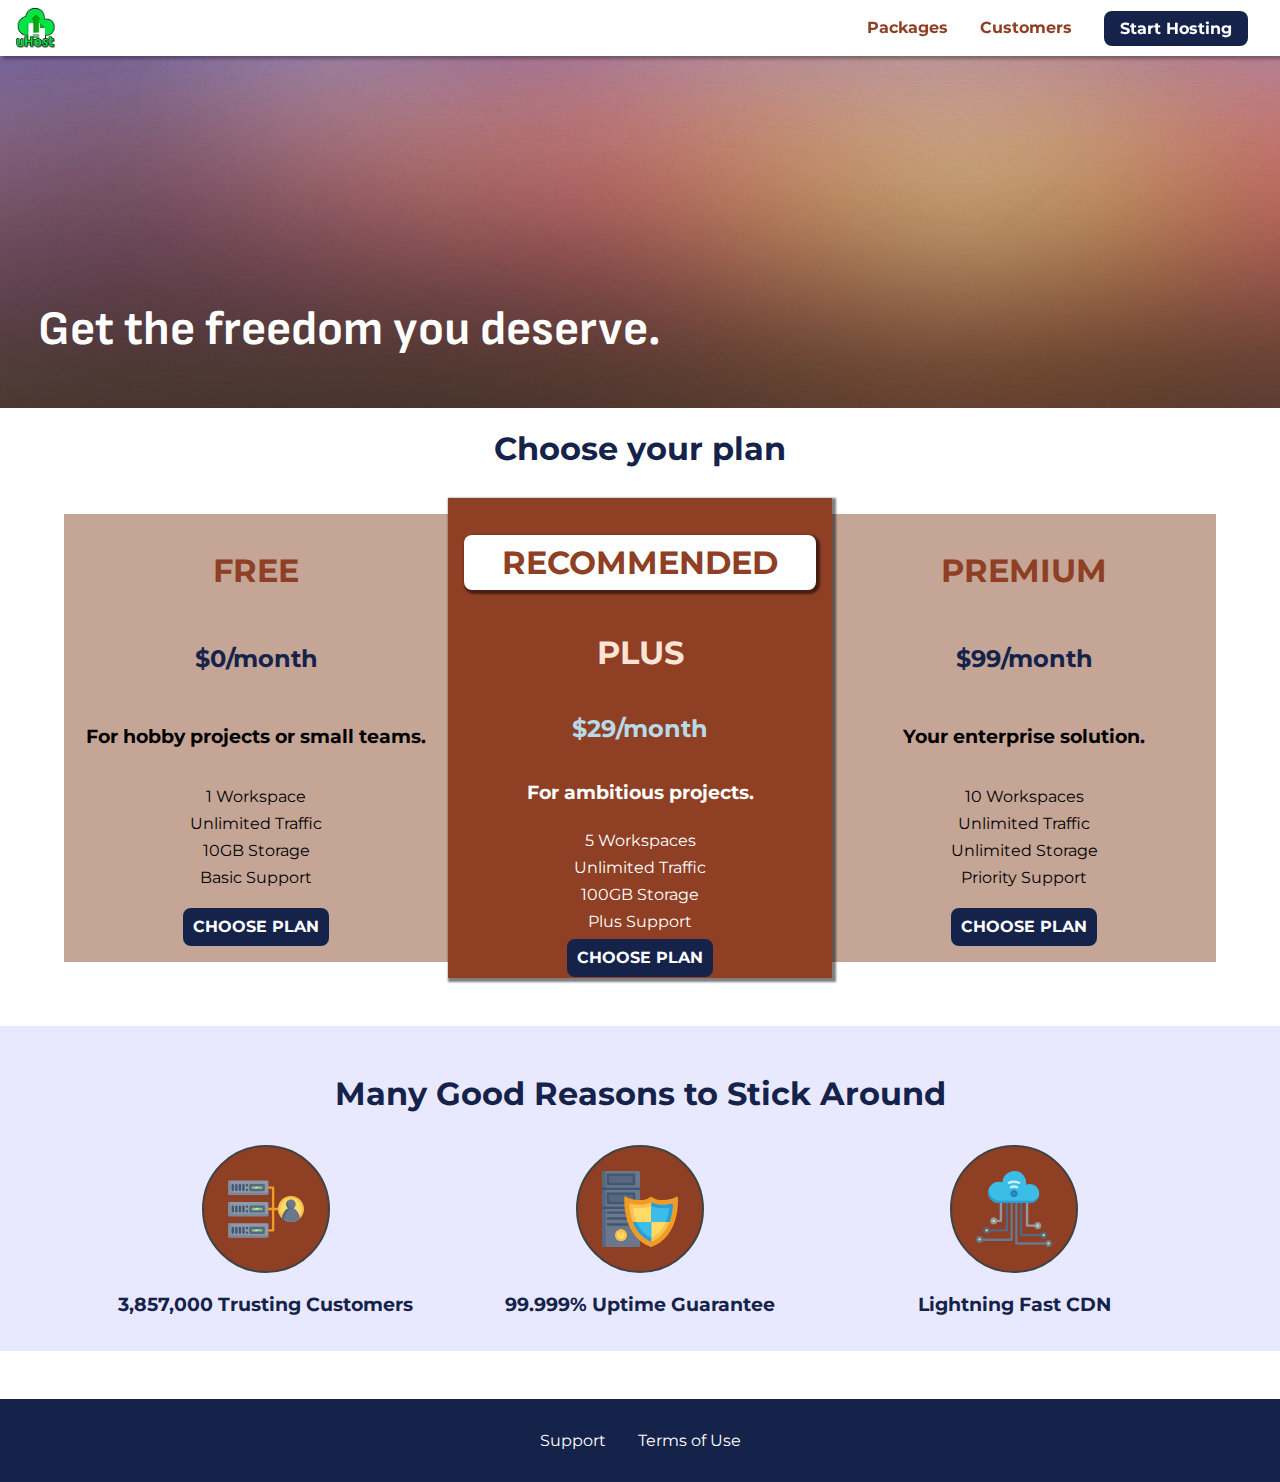
<file: index.html>
<!DOCTYPE html>
<html lang="en">

<head>
    <meta charset="UTF-8">
    <meta http-equiv="X-UA-Compatible" content="ie=edge">
    <meta name="viewport" content="width=device-width, initial-scale=1.0">
    <title>uHost</title>
    <link rel="shortcut icon" href="favicon.png">
    <link rel="stylesheet" href="shared.css">
    <link rel="stylesheet" href="main.css">
</head>
<body>
    <div class="backdrop"></div>
    <div class="modal">
        <h1 class="modal__title">Would you like to continue?</h1>
        <div class="modal__actions">
            <a href="start-hosting/index.html" class="modal__action">Yes!</a>
            <button class="modal__action modal__action--negative" type="button">No</button>
        </div>
    </div>
    <header class="main-header">
        <div>
            <button class="toggle-button">
                <span class="toggle-button__bar"></span>
                <span class="toggle-button__bar"></span>
                <span class="toggle-button__bar"></span>
            </button>
            <a href="index.html" class="main-header__brand">
                <img src="/images/uhost-icon.png" alt="uHost your favorite hosting company"></img>
            </a>
        </div>
        <nav class="main-nav">
            <Ul class="main-nav__items">
                <li class="main-nav__item">
                    <a href="packages/index.html">Packages</a>
                </li>
                <li class="main-nav__item">
                    <a href="customers/index.html">Customers</a>
                </li>
                <li class="main-nav__item main-nav__item--cta">
                    <a href="start-hosting/index.html">Start Hosting</a>
                </li>
            </Ul>
        </nav>
    </header>
    <nav class="mobile-nav">
        <ul class="mobile-nav__items">
            <li class="mobile-nav__item">
                <a href="packages/index.html">Packages</a>
            </li>
            <li class="mobile-nav__item">
                <a href="customers/index.html">Customers</a>
            </li>
            <li class="mobile-nav__item mobile-nav__item--cta">
                <a href="start-hosting/index.html">Start Hosting</a>
            </li>
        </ul>
    </nav>
    <main>
        <section id="product-overview">
            <h1>Get the freedom you deserve.</h1>
        </section>
        <section id="plans">
            <h1 class="section-title">Choose your plan</h1>
            <div class="plan__list">
                <article class="plan">
                    <h1 class="plan__title">FREE</h1>
                    <h2 class="plan__price">$0/month</h2>
                    <h3>For hobby projects or small teams.</h3>
                    <ul class="plan__features">
                        <li class="plan__feature">1 Workspace</li>
                        <li class="plan__feature">Unlimited Traffic</li>
                        <li class="plan__feature">10GB Storage</li>
                        <li class="plan__feature">Basic Support</li>
                    </ul>
                    <div>
                        <button class="button">CHOOSE PLAN</button>
                    </div>
                </article>
                <article class="plan plan--higlighted">
                    <h1 class="plan__annotation">RECOMMENDED</h1>
                    <h1 class="plan__title">PLUS</h1>
                    <h2 class="plan__price">$29/month</h2>
                    <h3>For ambitious projects.</h3>
                    <ul class="plan__features">
                        <li class="plan__feature">5 Workspaces</li>
                        <li class="plan__feature">Unlimited Traffic</li>
                        <li class="plan__feature">100GB Storage</li>
                        <li class="plan__feature">Plus Support</li>
                    </ul>
                    <div>
                        <button class="button">CHOOSE PLAN</button>
                    </div>
                </article>
                <article class="plan">
                    <h1 class="plan__title">PREMIUM</h1>
                    <h2 class="plan__price">$99/month</h2>
                    <h3>Your enterprise solution.</h3>
                    <ul class="plan__features">
                        <li class="plan__feature">10 Workspaces</li>
                        <li class="plan__feature">Unlimited Traffic</li>
                        <li class="plan__feature">Unlimited Storage</li>
                        <li class="plan__feature">Priority Support</li>
                    </ul>
                    <div>
                        <button class="button">CHOOSE PLAN</button>
                    </div>
                </article>
            </div>
        </section>
        <section id="key-features">
            <h1 class="section-title">Many Good Reasons to Stick Around</h1>
            <ul class="key-feature__list">
                <li class="key-feature">
                    <div class="key-feature__image">
                        <svg viewBox="0 0 512 512">
                            <path style="fill:#F09B24;" d="M344,248h-32V112c0-4.418-3.582-8-8-8h-40c-4.418,0-8,3.582-8,8s3.582,8,8,8h32v128h-32  c-4.418,0-8,3.582-8,8s3.582,8,8,8h32v128h-32c-4.418,0-8,3.582-8,8s3.582,8,8,8h40c4.418,0,8-3.582,8-8V264h32c4.418,0,8-3.582,8-8  S348.418,248,344,248z"
                            />
                            <path style="fill:#8E9AA9;" d="M264,64H8c-4.418,0-8,3.582-8,8v80c0,4.418,3.582,8,8,8h256c4.418,0,8-3.582,8-8V72  C272,67.582,268.418,64,264,64z"
                            />
                            <path style="fill:#7C899B;" d="M24,144c-4.418,0-8-3.582-8-8V64H8c-4.418,0-8,3.582-8,8v80c0,4.418,3.582,8,8,8h256  c4.418,0,8-3.582,8-8v-8H24z"
                            />
                            <rect x="152" y="96" style="fill:#B8E3A8;" width="88" height="32" />
                            <g>
                                <polygon style="fill:#7EC97D;" points="152,96 152,128 166,128 198,96  " />
                                <polygon style="fill:#7EC97D;" points="220,96 188,128 240,128 240,96  " />
                            </g>
                            <path style="fill:#56677E;" d="M240,136h-88c-4.418,0-8-3.582-8-8V96c0-4.418,3.582-8,8-8h88c4.418,0,8,3.582,8,8v32  C248,132.418,244.418,136,240,136z M160,120h72v-16h-72V120z"
                            />
                            <g>
                                <path style="fill:#435670;" d="M32,136c-4.418,0-8-3.582-8-8V96c0-4.418,3.582-8,8-8s8,3.582,8,8v32C40,132.418,36.418,136,32,136z   "
                                />
                                <path style="fill:#435670;" d="M56,136c-4.418,0-8-3.582-8-8V96c0-4.418,3.582-8,8-8s8,3.582,8,8v32C64,132.418,60.418,136,56,136z   "
                                />
                                <path style="fill:#435670;" d="M80,136c-4.418,0-8-3.582-8-8V96c0-4.418,3.582-8,8-8s8,3.582,8,8v32C88,132.418,84.418,136,80,136z   "
                                />
                                <path style="fill:#435670;" d="M104,136c-4.418,0-8-3.582-8-8V96c0-4.418,3.582-8,8-8s8,3.582,8,8v32   C112,132.418,108.418,136,104,136z"
                                />
                                <path style="fill:#435670;" d="M128,105c-4.418,0-8-3.582-8-8v-1c0-4.418,3.582-8,8-8s8,3.582,8,8v1   C136,101.418,132.418,105,128,105z"
                                />
                                <path style="fill:#435670;" d="M128,136c-4.418,0-8-3.582-8-8v-1c0-4.418,3.582-8,8-8s8,3.582,8,8v1   C136,132.418,132.418,136,128,136z"
                                />
                            </g>
                            <path style="fill:#8E9AA9;" d="M264,208H8c-4.418,0-8,3.582-8,8v80c0,4.418,3.582,8,8,8h256c4.418,0,8-3.582,8-8v-80  C272,211.582,268.418,208,264,208z"
                            />
                            <path style="fill:#7C899B;" d="M24,288c-4.418,0-8-3.582-8-8v-72H8c-4.418,0-8,3.582-8,8v80c0,4.418,3.582,8,8,8h256  c4.418,0,8-3.582,8-8v-8H24z"
                            />
                            <rect x="152" y="240" style="fill:#B8E3A8;" width="88" height="32" />
                            <g>
                                <polygon style="fill:#7EC97D;" points="152,240 152,272 166,272 198,240  " />
                                <polygon style="fill:#7EC97D;" points="220,240 188,272 240,272 240,240  " />
                            </g>
                            <path style="fill:#56677E;" d="M240,280h-88c-4.418,0-8-3.582-8-8v-32c0-4.418,3.582-8,8-8h88c4.418,0,8,3.582,8,8v32  C248,276.418,244.418,280,240,280z M160,264h72v-16h-72V264z"
                            />
                            <g>
                                <path style="fill:#435670;" d="M32,280c-4.418,0-8-3.582-8-8v-32c0-4.418,3.582-8,8-8s8,3.582,8,8v32C40,276.418,36.418,280,32,280   z"
                                />
                                <path style="fill:#435670;" d="M56,280c-4.418,0-8-3.582-8-8v-32c0-4.418,3.582-8,8-8s8,3.582,8,8v32C64,276.418,60.418,280,56,280   z"
                                />
                                <path style="fill:#435670;" d="M80,280c-4.418,0-8-3.582-8-8v-32c0-4.418,3.582-8,8-8s8,3.582,8,8v32C88,276.418,84.418,280,80,280   z"
                                />
                                <path style="fill:#435670;" d="M104,280c-4.418,0-8-3.582-8-8v-32c0-4.418,3.582-8,8-8s8,3.582,8,8v32   C112,276.418,108.418,280,104,280z"
                                />
                                <path style="fill:#435670;" d="M128,249c-4.418,0-8-3.582-8-8v-1c0-4.418,3.582-8,8-8s8,3.582,8,8v1   C136,245.418,132.418,249,128,249z"
                                />
                                <path style="fill:#435670;" d="M128,280c-4.418,0-8-3.582-8-8v-1c0-4.418,3.582-8,8-8s8,3.582,8,8v1   C136,276.418,132.418,280,128,280z"
                                />
                            </g>
                            <path style="fill:#8E9AA9;" d="M264,352H8c-4.418,0-8,3.582-8,8v80c0,4.418,3.582,8,8,8h256c4.418,0,8-3.582,8-8v-80  C272,355.582,268.418,352,264,352z"
                            />
                            <path style="fill:#7C899B;" d="M24,432c-4.418,0-8-3.582-8-8v-72H8c-4.418,0-8,3.582-8,8v80c0,4.418,3.582,8,8,8h256  c4.418,0,8-3.582,8-8v-8H24z"
                            />
                            <rect x="152" y="384" style="fill:#B8E3A8;" width="88" height="32" />
                            <g>
                                <polygon style="fill:#7EC97D;" points="152,384 152,416 166,416 198,384  " />
                                <polygon style="fill:#7EC97D;" points="220,384 188,416 240,416 240,384  " />
                            </g>
                            <path style="fill:#56677E;" d="M240,424h-88c-4.418,0-8-3.582-8-8v-32c0-4.418,3.582-8,8-8h88c4.418,0,8,3.582,8,8v32  C248,420.418,244.418,424,240,424z M160,408h72v-16h-72V408z"
                            />
                            <g>
                                <path style="fill:#435670;" d="M32,424c-4.418,0-8-3.582-8-8v-32c0-4.418,3.582-8,8-8s8,3.582,8,8v32C40,420.418,36.418,424,32,424   z"
                                />
                                <path style="fill:#435670;" d="M56,424c-4.418,0-8-3.582-8-8v-32c0-4.418,3.582-8,8-8s8,3.582,8,8v32C64,420.418,60.418,424,56,424   z"
                                />
                                <path style="fill:#435670;" d="M80,424c-4.418,0-8-3.582-8-8v-32c0-4.418,3.582-8,8-8s8,3.582,8,8v32C88,420.418,84.418,424,80,424   z"
                                />
                                <path style="fill:#435670;" d="M104,424c-4.418,0-8-3.582-8-8v-32c0-4.418,3.582-8,8-8s8,3.582,8,8v32   C112,420.418,108.418,424,104,424z"
                                />
                                <path style="fill:#435670;" d="M128,393c-4.418,0-8-3.582-8-8v-1c0-4.418,3.582-8,8-8s8,3.582,8,8v1   C136,389.418,132.418,393,128,393z"
                                />
                                <path style="fill:#435670;" d="M128,424c-4.418,0-8-3.582-8-8v-1c0-4.418,3.582-8,8-8s8,3.582,8,8v1   C136,420.418,132.418,424,128,424z"
                                />
                            </g>
                            <path style="fill:#F7C14D;" d="M424,168c-48.523,0-88,39.477-88,88s39.477,88,88,88s88-39.477,88-88S472.523,168,424,168z" />
                            <path style="fill:#FFDB66;" d="M424,184c-39.701,0-72,32.299-72,72s32.299,72,72,72s72-32.299,72-72S463.701,184,424,184z" />
                            <path style="fill:#69788D;" d="M484.893,314.16C476.393,274.588,451.922,248,424,248s-52.393,26.588-60.893,66.16  c-0.605,2.82,0.354,5.749,2.511,7.664C381.731,336.124,402.465,344,424,344s42.269-7.876,58.381-22.176  C484.539,319.909,485.498,316.98,484.893,314.16z"
                            />
                            <path style="fill:#56677E;" d="M434.053,249.171C430.768,248.403,427.411,248,424,248c-27.922,0-52.393,26.588-60.893,66.16  c-0.605,2.82,0.354,5.749,2.511,7.664c3.383,3.002,6.979,5.703,10.734,8.125C384.904,286.243,407.373,255.378,434.053,249.171z"
                            />
                            <path style="fill:#69788D;" d="M424,192c-17.645,0-32,14.355-32,32s14.355,32,32,32s32-14.355,32-32S441.645,192,424,192z" />
                            <path style="fill:#56677E;" d="M432,248c-17.645,0-32-14.355-32-32c0-6.783,2.128-13.076,5.742-18.258  C397.444,203.53,392,213.138,392,224c0,17.645,14.355,32,32,32c10.862,0,20.471-5.444,26.258-13.742  C445.076,245.872,438.783,248,432,248z"
                            />

                        </svg>
                    </div>
                    <p class="key-feature__description">3,857,000 Trusting Customers</p>
                </li>
                <li class="key-feature">
                    <div class="key-feature__image">
                        <svg viewBox="0 0 512 512">
                            <path style="fill:#69788D;" d="M248,0H8C3.582,0,0,3.582,0,8v496c0,4.418,3.582,8,8,8h240c4.418,0,8-3.582,8-8V8  C256,3.582,252.418,0,248,0z"
                            />
                            <path style="fill:#56677E;" d="M24,504V8c0-4.418,3.582-8,8-8H8C3.582,0,0,3.582,0,8v496c0,4.418,3.582,8,8,8h24  C27.582,512,24,508.418,24,504z"
                            />
                            <g>
                                <rect x="0" y="112" style="fill:#435670;" width="256" height="16" />
                                <rect x="0" y="240" style="fill:#435670;" width="256" height="16" />
                            </g>
                            <path style="fill:#F7C14D;" d="M128,392c-22.056,0-40,17.944-40,40s17.944,40,40,40s40-17.944,40-40S150.056,392,128,392z" />
                            <path style="fill:#FFDB66;" d="M128,408c-13.233,0-24,10.767-24,24s10.767,24,24,24s24-10.767,24-24S141.233,408,128,408z" />
                            <path style="fill:#F7C14D;" d="M128,392c-2.739,0-5.414,0.278-8,0.805V424c0,4.418,3.582,8,8,8c4.418,0,8-3.582,8-8v-31.195  C133.414,392.278,130.739,392,128,392z"
                            />
                            <g>
                                <path style="fill:#435670;" d="M216,288H40c-4.418,0-8-3.582-8-8s3.582-8,8-8h176c4.418,0,8,3.582,8,8S220.418,288,216,288z"
                                />
                                <path style="fill:#435670;" d="M216,328H40c-4.418,0-8-3.582-8-8s3.582-8,8-8h176c4.418,0,8,3.582,8,8S220.418,328,216,328z"
                                />
                                <path style="fill:#435670;" d="M216,368H40c-4.418,0-8-3.582-8-8s3.582-8,8-8h176c4.418,0,8,3.582,8,8S220.418,368,216,368z"
                                />
                                <path style="fill:#435670;" d="M216,16H40c-4.418,0-8,3.582-8,8v64c0,4.418,3.582,8,8,8h176c4.418,0,8-3.582,8-8V24   C224,19.582,220.418,16,216,16z"
                                />
                            </g>
                            <rect x="48" y="32" style="fill:#56677E;" width="160" height="48" />
                            <path style="fill:#435670;" d="M216,144H40c-4.418,0-8,3.582-8,8v64c0,4.418,3.582,8,8,8h176c4.418,0,8-3.582,8-8v-64  C224,147.582,220.418,144,216,144z"
                            />
                            <rect x="48" y="160" style="fill:#56677E;" width="160" height="48" />
                            <path style="fill:#F09B24;" d="M511.747,180.237c-0.194-6.537-8.107-10.107-13.135-5.894c-5.6,4.693-42.904,21.282-98.514,21.282  c-33.45,0-64.625-20.999-64.929-21.206c-2.9-1.991-6.764-1.85-9.512,0.346c-2.677,2.135-27.201,20.86-63.793,20.86  c-55.607,0-92.914-16.589-98.515-21.282c-5.028-4.211-12.941-0.645-13.135,5.894c-1.634,54.834,4.655,105.941,18.693,151.903  c12.096,39.604,29.759,74.047,52.497,102.373c27.538,34.304,62.743,59.882,104.66,76.045c3.069,1.918,6.757,1.921,9.83,0  c41.917-16.163,77.122-41.741,104.66-76.045c22.738-28.326,40.401-62.77,52.497-102.373  C507.092,286.179,513.381,235.071,511.747,180.237z"
                            />
                            <path style="fill:#F7C14D;" d="M476.21,221.226c-1.953-1.631-4.568-2.235-7.036-1.628c-21.686,5.327-44.926,8.028-69.075,8.028  c-25.926,0-49.633-8.975-64.955-16.504c-2.307-1.134-5.016-1.091-7.284,0.116c-14.059,7.477-36.919,16.388-65.994,16.388  c-24.153,0-47.394-2.701-69.075-8.028c-5.155-1.268-10.221,2.966-9.894,8.261c2.077,33.693,7.668,65.635,16.616,94.935  c22.774,74.565,66.139,126.334,128.888,153.868c2.032,0.891,4.397,0.891,6.43,0c61.777-27.107,104.716-78.876,127.62-153.868  c8.948-29.3,14.539-61.241,16.616-94.935C479.224,225.319,478.163,222.856,476.21,221.226z"
                            />
                            <path style="fill:#FFDB66;" d="M331.609,451.727c-52.604-25.289-89.304-70.987-109.144-135.944  c-6.532-21.39-11.162-44.336-13.82-68.447c17.133,2.852,34.952,4.291,53.22,4.291c29.394,0,53.376-7.793,69.978-15.561  c17.44,7.736,41.656,15.561,68.256,15.561c18.267,0,36.085-1.439,53.219-4.291c-2.659,24.112-7.288,47.06-13.82,68.448  C419.545,381.108,383.27,426.805,331.609,451.727z"
                            />
                            <g>
                                <path style="fill:#2C9DD4;" d="M479.066,227.858c0.157-2.539-0.903-5.002-2.856-6.633s-4.568-2.235-7.036-1.628   c-21.686,5.327-44.926,8.028-69.075,8.028c-25.926,0-49.633-8.975-64.955-16.504c-1.057-0.52-2.2-0.78-3.345-0.806l-0.072,133.351   h123.601c2.556-6.746,4.933-13.702,7.123-20.874C471.398,293.493,476.989,261.552,479.066,227.858z"
                                />
                                <path style="fill:#2C9DD4;" d="M206.658,343.667c24.153,63.42,65.028,108.108,121.743,132.995c1.031,0.452,2.147,0.673,3.263,0.666   l0.063-133.661H206.658z"
                                />
                            </g>
                            <g>
                                <path style="fill:#3CBDE8;" d="M439.497,315.783c6.532-21.389,11.161-44.336,13.82-68.448c-17.134,2.852-34.952,4.291-53.219,4.291   c-26.6,0-50.815-7.824-68.256-15.561l-0.116,107.601h97.758C433.179,334.807,436.524,325.518,439.497,315.783z"
                                />
                                <path style="fill:#3CBDE8;" d="M232.523,343.667c21.144,50.298,54.363,86.56,99.087,108.06l0.117-108.06H232.523z" />
                            </g>
                        </svg>
                    </div>
                    <p class="key-feature__description">99.999% Uptime Guarantee</p>
                </li>
                <li class="key-feature">
                    <div class="key-feature__image">
                        <svg viewBox="0 0 512 512">
                            <path style="fill:#8E9AA9;" d="M168,200c-4.418,0-8,3.582-8,8v120h-17.376c-3.302-9.311-12.194-16-22.624-16  c-13.234,0-24,10.767-24,24s10.766,24,24,24c10.429,0,19.321-6.689,22.624-16H168c4.418,0,8-3.582,8-8V208  C176,203.582,172.418,200,168,200z"
                            />
                            <path style="fill:#FFDB66;" d="M120,328c-4.411,0-8,3.589-8,8s3.589,8,8,8s8-3.589,8-8S124.411,328,120,328z" />
                            <path style="fill:#56677E;" d="M208,200c-4.418,0-8,3.582-8,8v184H94.624C91.322,382.689,82.43,376,72,376  c-13.234,0-24,10.767-24,24s10.766,24,24,24c10.429,0,19.321-6.689,22.624-16H208c4.418,0,8-3.582,8-8V208  C216,203.582,212.418,200,208,200z"
                            />
                            <path style="fill:#FFDB66;" d="M72,392c-4.411,0-8,3.589-8,8s3.589,8,8,8s8-3.589,8-8S76.411,392,72,392z" />
                            <path style="fill:#69788D;" d="M240,208c-4.418,0-8,3.582-8,8v239H47.24c-2.671-10.34-12.078-18-23.24-18c-13.234,0-24,10.767-24,24  s10.766,24,24,24c9.666,0,18.009-5.747,21.809-14H240c4.418,0,8-3.582,8-8V216C248,211.582,244.418,208,240,208z"
                            />
                            <path style="fill:#FFDB66;" d="M24,453c-4.411,0-8,3.589-8,8s3.589,8,8,8s8-3.589,8-8S28.411,453,24,453z" />
                            <path style="fill:#69788D;" d="M488,464c-10.429,0-19.321,6.689-22.624,16H280V208c0-4.418-3.582-8-8-8s-8,3.582-8,8v280  c0,4.418,3.582,8,8,8h193.376c3.302,9.311,12.194,16,22.624,16c13.234,0,24-10.767,24-24S501.234,464,488,464z"
                            />
                            <path style="fill:#FFDB66;" d="M488,480c-4.411,0-8,3.589-8,8s3.589,8,8,8s8-3.589,8-8S492.411,480,488,480z" />
                            <path style="fill:#56677E;" d="M456,408c-10.429,0-19.321,6.689-22.624,16H312V208c0-4.418-3.582-8-8-8s-8,3.582-8,8v224  c0,4.418,3.582,8,8,8h129.376c3.302,9.311,12.194,16,22.624,16c13.234,0,24-10.767,24-24S469.234,408,456,408z"
                            />
                            <path style="fill:#FFDB66;" d="M456,424c-4.411,0-8,3.589-8,8s3.589,8,8,8s8-3.589,8-8S460.411,424,456,424z" />
                            <path style="fill:#8E9AA9;" d="M416,344c-10.429,0-19.321,6.689-22.624,16H352V208c0-4.418-3.582-8-8-8s-8,3.582-8,8v160  c0,4.418,3.582,8,8,8h49.376c3.302,9.311,12.194,16,22.624,16c13.234,0,24-10.767,24-24S429.234,344,416,344z"
                            />
                            <path style="fill:#FFDB66;" d="M416,360c-4.411,0-8,3.589-8,8s3.589,8,8,8s8-3.589,8-8S420.411,360,416,360z" />
                            <path style="fill:#3CBDE8;" d="M362,88c-8.741,0-17.231,1.751-25.06,5.085C337.646,88.797,338,84.43,338,80  c0-44.112-35.888-80-80-80c-42.823,0-77.895,33.816-79.909,76.149C170.393,73.415,162.244,72,154,72c-39.701,0-72,32.299-72,72  s32.299,72,72,72h208c35.29,0,64-28.71,64-64S397.29,88,362,88z"
                            />
                            <path style="fill:#2C9DD4;" d="M368,200H160c-39.701,0-72-32.299-72-72c0-5.863,0.721-11.559,2.05-17.019  C84.918,120.88,82,132.102,82,144c0,39.701,32.299,72,72,72h208c30.389,0,55.88-21.296,62.379-49.743  C413.565,186.327,392.352,200,368,200z"
                            />
                            <path style="fill:#2A7DB5;" d="M256,128c-13.234,0-24,10.767-24,24s10.766,24,24,24c13.233,0,24-10.767,24-24S269.233,128,256,128z"
                            />
                            <path style="fill:#2C9DD4;" d="M256,144c-4.411,0-8,3.589-8,8s3.589,8,8,8c4.411,0,8-3.589,8-8S260.411,144,256,144z" />
                            <g>
                                <path style="fill:#C5F1FA;" d="M221.755,87.695c-2.994,0-5.864-1.688-7.233-4.572c-1.894-3.991-0.194-8.763,3.798-10.657   C230.157,66.849,242.834,64,256,64c13.166,0,25.844,2.849,37.68,8.466c3.992,1.895,5.692,6.666,3.798,10.657   s-6.666,5.692-10.657,3.798C277.144,82.328,266.774,80,256,80c-10.774,0-21.144,2.328-30.821,6.921   C224.072,87.446,222.904,87.695,221.755,87.695z"
                                />
                                <path style="fill:#C5F1FA;" d="M276.545,116.618c-1.148,0-2.316-0.249-3.424-0.774C267.745,113.293,261.985,112,256,112   c-5.985,0-11.745,1.293-17.121,3.844c-3.991,1.895-8.763,0.192-10.657-3.798c-1.894-3.992-0.193-8.764,3.798-10.657   C239.557,97.813,247.625,96,256,96c8.376,0,16.444,1.813,23.98,5.389c3.991,1.894,5.692,6.665,3.798,10.657   C282.41,114.93,279.539,116.618,276.545,116.618z"
                                />
                            </g>

                        </svg>
                    </div>
                    <p class="key-feature__description">Lightning Fast CDN</p>
                </li>
            </ul>
        </section>
    </main>
    <footer class="main-footer">
        <nav>
            <ul class="main-footer__links">
                <li class="main-footer__link">
                    <a href="#">Support</a>
                </li>
                <li class="main-footer__link">
                    <a href="#">Terms of Use</a>
                </li>
            </ul>
        </nav>
    </footer>
    <script src="/shared.js"></script>
</body>

</html>
</file>
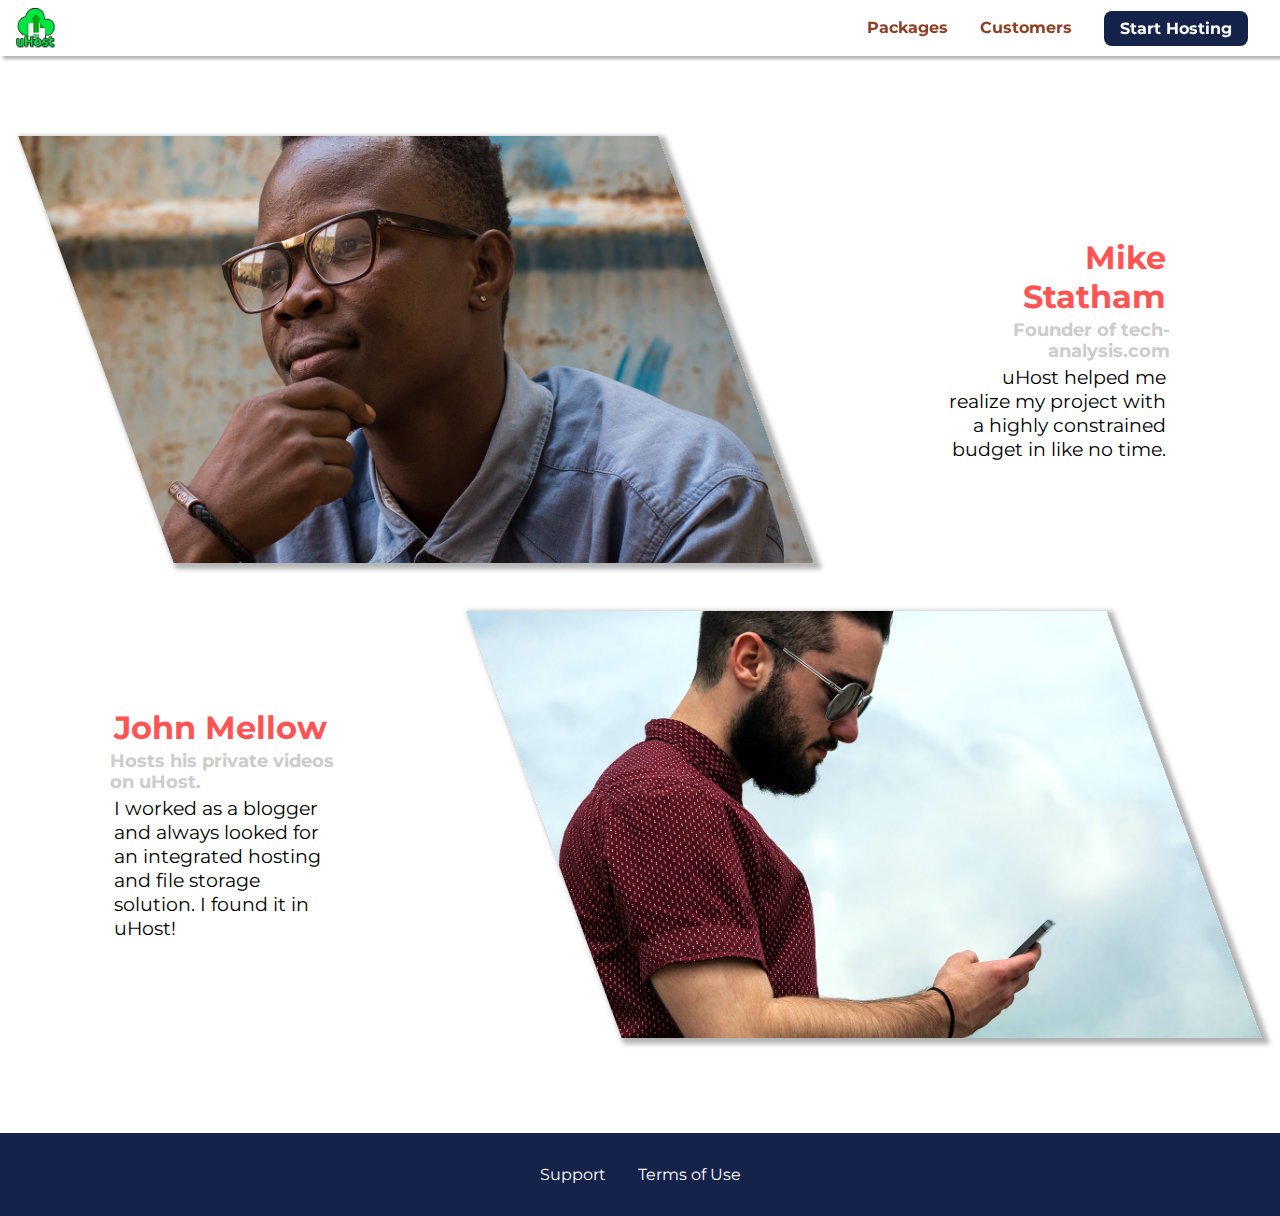
<file: customers/index.html>
<!DOCTYPE html>
<html lang="en">

<head>
    <meta charset="UTF-8">
    <meta name="viewport" content="width=device-width, initial-scale=1.0">
    <meta http-equiv="X-UA-Compatible" content="ie=edge">
    <title>uHost Customers</title>
    <link rel="shortcut icon" href="../favicon.png">
    <link rel="stylesheet" href="../shared.css">
    <link rel="stylesheet" href="customers.css">
</head>

<body>
    <div class="backdrop"></div>
    <header class="main-header">
        <div>
            <button class="toggle-button">
                <span class="toggle-button__bar"></span>
                <span class="toggle-button__bar"></span>
                <span class="toggle-button__bar"></span>
            </button>
            <a href="../index.html" class="main-header__brand">
                <img src="../images/uhost-icon.png" alt="uHost your favorite hosting company">
            </a>
        </div>
        <nav class="main-nav">
            <Ul class="main-nav__items">
                <li class="main-nav__item">
                    <a href="../packages/index.html">Packages</a>
                </li>
                <li class="main-nav__item">
                    <a href="index.html">Customers</a>
                </li>
                <li class="main-nav__item main-nav__item--cta">
                    <a href="../start-hosting/index.html">Start Hosting</a>
                </li>
            </Ul>
        </nav>
    </header>
    <nav class="mobile-nav">
        <ul class="mobile-nav__items">
            <li class="mobile-nav__item">
                <a href="../packages/index.html">Packages</a>
            </li>
            <li class="mobile-nav__item">
                <a href="index.html">Customers</a>
            </li>
            <li class="mobile-nav__item mobile-nav__item--cta">
                <a href="../start-hosting/index.html">Start Hosting</a>
            </li>
        </ul>
    </nav>
    <main>
        <div>
            <div class="testimonial" id="customer-1">
                <div class="testimonial__image-container">
                    <img src="../images/customer-1.jpg" alt="Mike Statham - Customer" class="testimonial__image">
                </div>
                <div class="testimonial__info">
                    <h1 class="testimonial__name">Mike Statham</h1>
                    <h2 class="testimonial__subtitle">Founder of
                        <a href="tech-analysis.com">tech-analysis.com</a>
                    </h2>
                    <p class="testimonial__text">uHost helped me realize my project with a highly constrained budget in like no time.</p>
                </div>
            </div>
            <div class="testimonial" id="customer-2">
                <div class="testimonial__info">
                    <h1 class="testimonial__name">John Mellow</h1>
                    <h2 class="testimonial__subtitle">Hosts his private videos on uHost.
                    </h2>
                    <p class="testimonial__text">I worked as a blogger and always looked for an integrated hosting and file storage solution. I found
                        it in uHost!
                    </p>
                </div>
                <div class="testimonial__image-container">
                    <img src="../images/customer-2.jpg" alt="John Mellow - Customer" class="testimonial__image">
                </div>
            </div>
        </div>
    </main>
    <footer class="main-footer">
        <nav>
            <ul class="main-footer__links">
                <li class="main-footer__link">
                    <a href="#">Support</a>
                </li>
                <li class="main-footer__link">
                    <a href="#">Terms of Use</a>
                </li>
            </ul>
        </nav>
    </footer>
    <script src="../shared.js"></script>
</body>

</html>
</file>
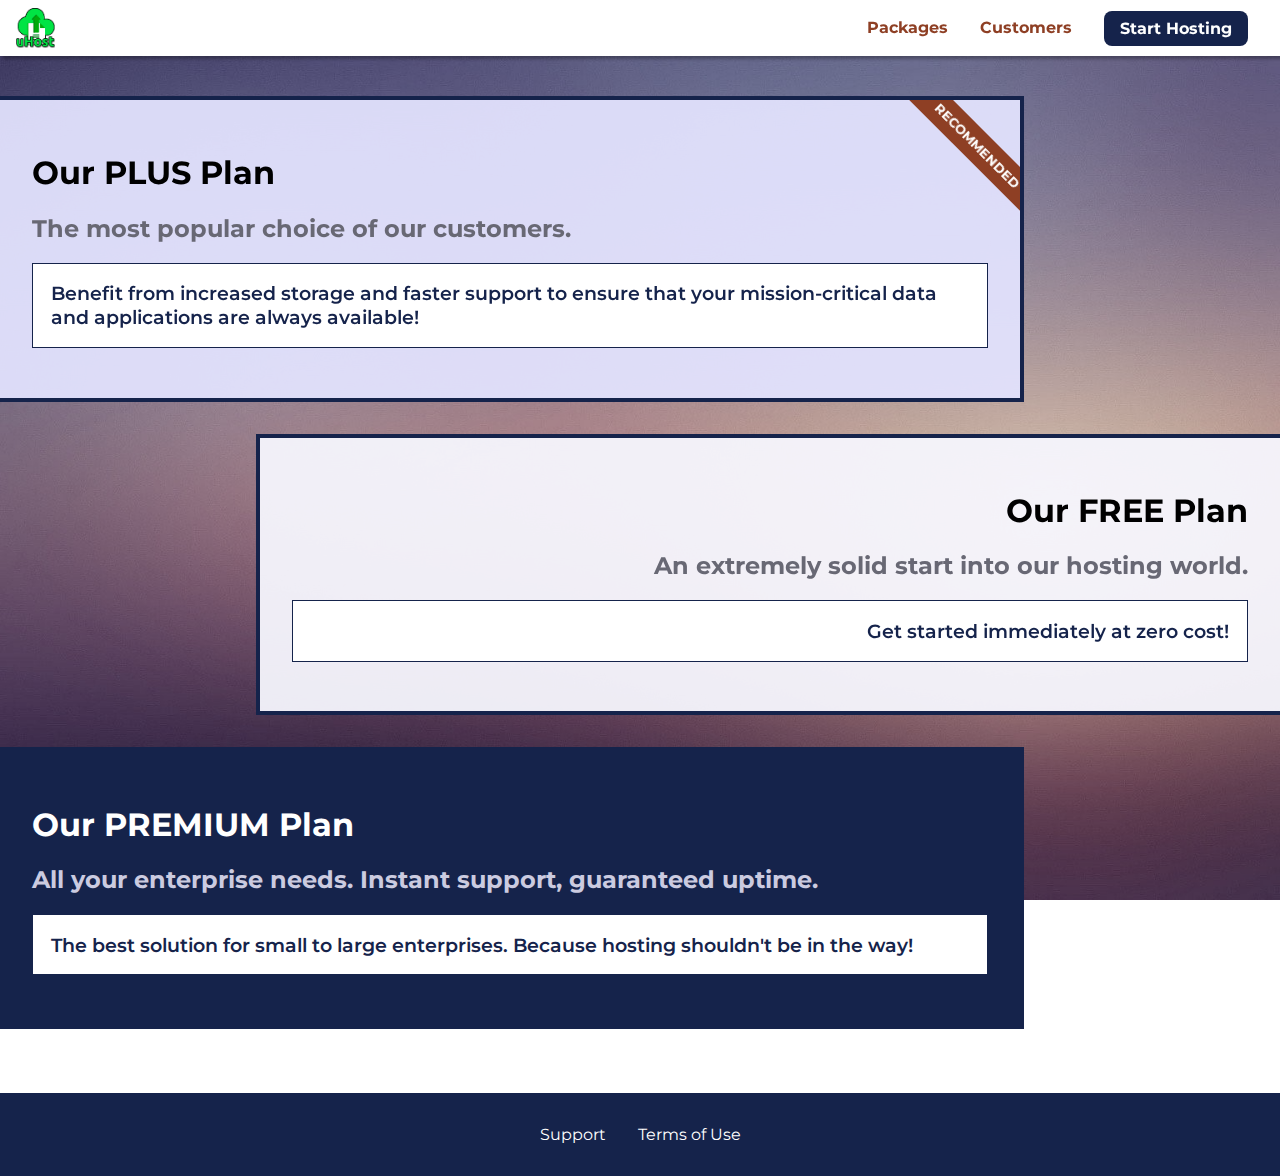
<file: packages/index.html>
<!DOCTYPE html>
<html lang="en">

<head>
    <meta charset="UTF-8">
    <meta http-equiv="X-UA-Compatible" content="ie=edge">
    <meta name="viewport" content="width=device-width, initial-scale=1.0">
    <title>uHost</title>
    <link rel="shortcut icon" href="../favicon.png">
    <link rel="stylesheet" href="../shared.css">
    <link rel="stylesheet" href="packages.css">
</head>

<body>
    <div class="backdrop"></div>
    <div class="background"></div>
    <header class="main-header">
        <div>
            <button class="toggle-button">
                <span class="toggle-button__bar"></span>
                <span class="toggle-button__bar"></span>
                <span class="toggle-button__bar"></span>
            </button>
            <a href="../index.html" class="main-header__brand">
                <img src="/images/uhost-icon.png" alt="uHost your favorite hosting company"></img>
            </a>
        </div>
        <nav class="main-nav">
            <Ul class="main-nav__items">
                <li class="main-nav__item">
                    <a href="index.html">Packages</a>
                </li>
                <li class="main-nav__item">
                    <a href="../customers/index.html">Customers</a>
                </li>
                <li class="main-nav__item main-nav__item--cta">
                    <a href="../start-hosting/index.html">Start Hosting</a>
                </li>
            </Ul>
        </nav>
    </header>
    <nav class="mobile-nav">
        <ul class="mobile-nav__items">
            <li class="mobile-nav__item">
                <a href="index.html">Packages</a>
            </li>
            <li class="mobile-nav__item">
                <a href="../customers/index.html">Customers</a>
            </li>
            <li class="mobile-nav__item mobile-nav__item--cta">
                <a href="../start-hosting/index.html">Start Hosting</a>
            </li>
        </ul>
    </nav>
    <main>
        <section class="package" id="plus">
            <a href="#">
                <h1 class="package__title">Our PLUS Plan</h1>
                <h2 class="package__badge">RECOMMENDED</h2>
                <h2 class="package__subtitle">The most popular choice of our customers.</h2>
                <p class="package__info">Benefit from increased storage and faster support to ensure that your mission-critical data and applications
                    are always available!</p>
            </a>
        </section>
        <section class="package" id="free">
            <a href="#">
                <h1 class="package__title">Our FREE Plan</h1>
                <h2 class="package__subtitle">An extremely solid start into our hosting world.</h2>
                <p class="package__info">Get started immediately at zero cost!</p>
            </a>
        </section>
        <div class="clearfix"></div>
        <section class="package" id="premium">
            <a href="#">
                <h1 class="package__title">Our PREMIUM Plan</h1>
                <h2 class="package__subtitle">All your enterprise needs. Instant support, guaranteed uptime. </h2>
                <p class="package__info">The best solution for small to large enterprises. Because hosting shouldn't be in the way!</p>
            </a>
        </section>
    </main>
    <footer class="main-footer">
        <nav>
            <ul class="main-footer__links">
                <li class="main-footer__link">
                    <a href="#">Support</a>
                </li>
                <li class="main-footer__link">
                    <a href="#">Terms of Use</a>
                </li>
            </ul>
        </nav>
    </footer>
    <script src="../shared.js"></script>
</body>

</html>
</file>
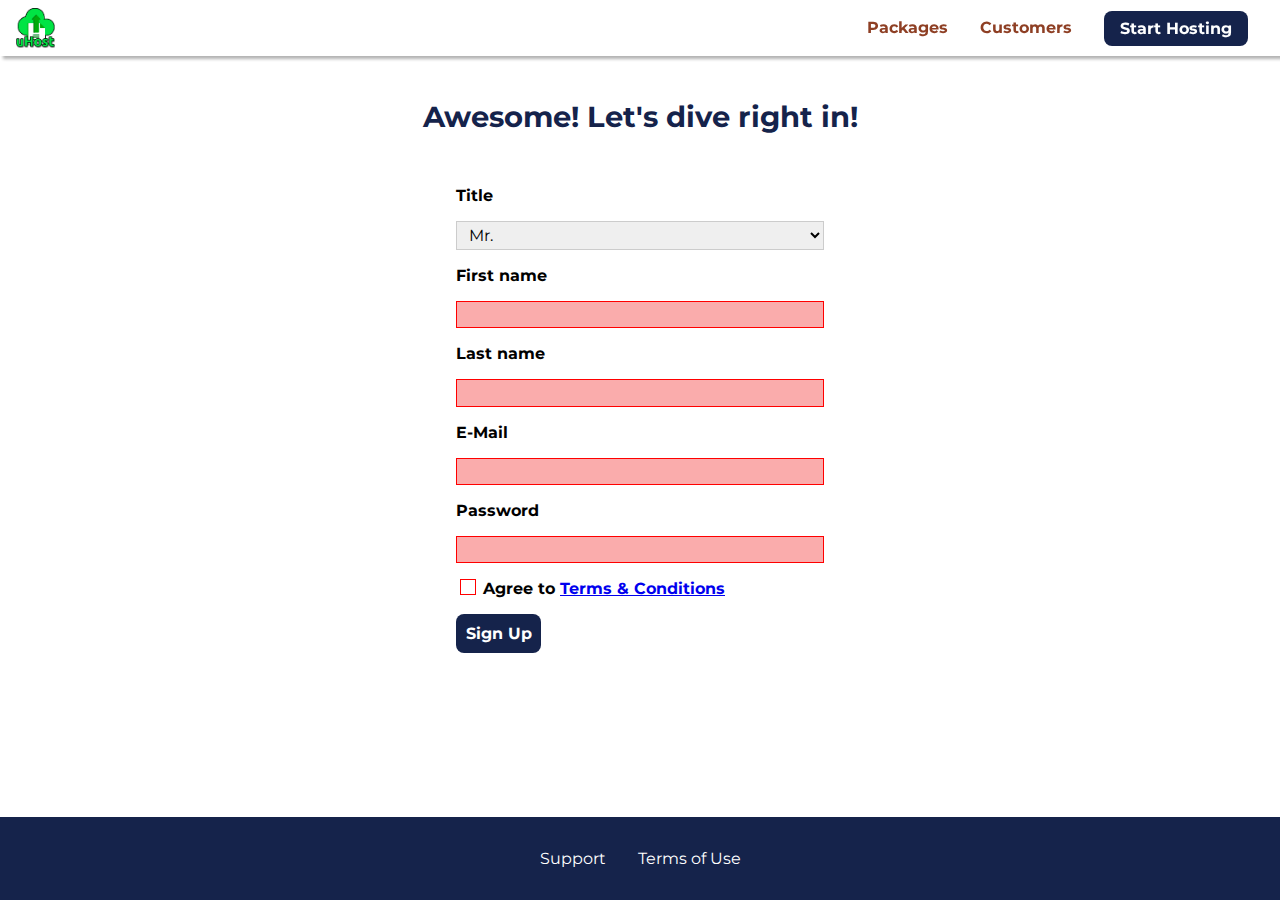
<file: start-hosting/index.html>
<!DOCTYPE html>
<html lang="en">

<head>
    <meta charset="UTF-8">
    <meta name="viewport" content="width=device-width, initial-scale=1.0">
    <meta http-equiv="X-UA-Compatible" content="ie=edge">
    <title>uHost Signup</title>
    <link rel="shortcut icon" href="../favicon.png">
    <link rel="stylesheet" href="../shared.css">
    <link rel="stylesheet" href="start-hosting.css">
</head>

<body>
    <div class="backdrop"></div>
    <header class="main-header">
        <div>
            <button class="toggle-button">
                <span class="toggle-button__bar"></span>
                <span class="toggle-button__bar"></span>
                <span class="toggle-button__bar"></span>
            </button>
            <a href="../index.html" class="main-header__brand">
                <img src="../images/uhost-icon.png" alt="uHost - Your favorite hosting company">
            </a>
        </div>
        <nav class="main-nav">
            <ul class="main-nav__items">
                <li class="main-nav__item">
                    <a href="../packages/index.html">Packages</a>
                </li>
                <li class="main-nav__item">
                    <a href="../customers/index.html">Customers</a>
                </li>
                <li class="main-nav__item main-nav__item--cta">
                    <a href="index.html">Start Hosting</a>
                </li>
            </ul>
        </nav>
    </header>
    <nav class="mobile-nav">
        <ul class="mobile-nav__items">
            <li class="mobile-nav__item">
                <a href="../packages/index.html">Packages</a>
            </li>
            <li class="mobile-nav__item">
                <a href="../customers/index.html">Customers</a>
            </li>
            <li class="mobile-nav__item mobile-nav__item--cta">
                <a href="index.html">Start Hosting</a>
            </li>
        </ul>
    </nav>
    <main class="signup-page">
        <h1 class="signup-title">Awesome! Let's dive right in!</h1>
        <form action="index.html" class="signup-form">
            <label for="title">Title</label>
            <select id="title">
                <option value="mr">Mr.</option>
                <option value="ms">Ms.</option>
            </select>
            <label for="first-name">First name</label>
            <input type="text" id="first-name" required>
            <label for="last-name">Last name</label>
            <input type="text" id="last-name" required>
            <label for="email">E-Mail</label>
            <input type="email" id="email" required>
            <label for="password">Password</label>
            <input type="password" id="password" required>
            <input type="checkbox" id="agree-terms" required>
            <label for="agree-terms">Agree to
                <a href="#">Terms &amp; Conditions</a>
            </label>
            <button type="submit" class="button">Sign Up</button>
        </form>
    </main>
    <footer class="main-footer">
        <nav>
            <ul class="main-footer__links">
                <li class="main-footer__link">
                    <a href="#">Support</a>
                </li>
                <li class="main-footer__link">
                    <a href="#">Terms of Use</a>
                </li>
            </ul>
        </nav>
    </footer>
    <script src="../shared.js"></script>
</body>

</html>
</file>
<file: shared.css>
@import url('https://fonts.googleapis.com/css2?family=Montserrat:ital,wght@0,100;0,200;0,300;0,400;0,500;0,600;0,700;0,800;0,900;1,100;1,200;1,300;1,400;1,500;1,600;1,700;1,800;1,900&display=swap');
@import url('https://fonts.googleapis.com/css2?family=Sofia+Sans:ital,wght@0,100;0,200;0,300;0,400;0,500;0,600;0,700;0,800;0,900;1,100;1,200;1,300;1,400;1,500;1,600;1,700;1,800;1,900&display=swap');

:root {
    --dark-blue: #15234B;
    --terracotta: #8e3f24;
}

* {
    box-sizing: border-box;
  }

html{
    height: 100%;
}

body{
    font-family: 'Montserrat', sans-serif;
    margin: 0;
    display: grid;
    grid-template-columns: 100%;
    grid-template-rows: auto fit-content(8rem);
    height: 100%;
}

body::-webkit-scrollbar {
    width: 0;
}

main {
    /* min-height: calc(100vh - 3rem - 8rem); */
    margin-top: 3rem;
}



.backdrop {
    display: none;
    position: fixed;
    opacity: 0;
    top: 0;
    left: 0;
    z-index: 101;
    width: 100vw;
    height: 100vh;
    background-color: rgba(0, 0, 0, .2);
    backdrop-filter: blur(6px);
    transition: opacity 200ms linear, backdrop-filter 200ms linear;
}

/* HEADER STYLES */

.main-header {
    background-color: white;
    padding: 0.5rem 1rem;
    width: 100%;
    position: fixed;
    top: 0;
    z-index: 100;
    box-shadow: 3px 3px 3px rgba(0, 0, 0, .3);
    display: flex;
    align-items: center;
    justify-content: space-between;
}

.toggle-button {
    width: 3rem;
    background: transparent;
    border: none;
    cursor: pointer;
    padding-top: 0;
    padding-bottom: 0;
    vertical-align: middle;
}

.toggle-button:focus {
    outline: none;
}

.toggle-button__bar {
    width: 100%;
    height: 0.2rem;
    background: black;
    display: block;
    margin: 0.6rem 0;
}


.main-header__brand {
    color: var(--dark-blue);
    text-decoration: none;
    font-weight: bold;
}

.main-header__brand img {
    height: 2.5rem;
    vertical-align: middle;
}

.main-nav {
    display: none;
}

.main-nav__items {
    display: flex;
    margin: 0;
    padding: 0;
    list-style: none;
}

.main-nav__item {
    margin: 0 1rem;
}

.main-nav__item a,
.mobile-nav__item a {
    color: #8e3f24;
    text-decoration: none;
    font-weight: bold;
    padding: 0.2rem 0;
}

.main-nav__item a:hover,
.main-nav__item a:active { 
    color: #9b796e;
    border-bottom: 2px solid white;
}

.main-nav__item--cta {
    animation: wiggle 200ms 1s 8 ease-out none;
}

.main-nav__item--cta a,
.mobile-nav__item--cta a {
    color:white;
    background-color: var(--dark-blue); 
    padding: 0.5rem 1rem;
    border-radius: 8px;
}

.main-nav__item--cta a:hover,
.main-nav__item--cta a:active, 
.mobile-nav__item--cta a:hover,
.mobile-nav__item--cta a:active {

    color: var(--dark-blue);
    background: #E8E8FF;
    border: none;

}

@media (min-width:40rem){
    .toggle-button{
        display: none;
    }

    .main-nav {
        display: flex;
    }

}


/* FOOTER STYLES */

.main-footer {
    background-color: var(--dark-blue);
    color: white;
    padding: 2rem;
    margin-top: 3rem;
}

.main-footer__links{
    display: flex;
    flex-direction: column;
    align-items: center;
    list-style: none;
    margin: 0;
    padding: 0;
}

.main-footer__link {
    margin: 0.5rem 0;
}

.main-footer__link a {
    color: white;
    text-decoration: none;
}

.main-footer__link a:hover,
.main-footer__link a:active {
    color: #E8E8FF;
    cursor: pointer;

}

@media (min-width:40rem) {
    .main-footer__links {
        flex-direction: row;
        justify-content: center;
    }
    .main-footer__link {
        margin: 0 1rem;
    }
}

/* Moblie Navigation */

.mobile-nav {
    transform: translateX(-100%);
    position: fixed;
    z-index: 101;
    top: 0;
    left: 0;
    background: white;
    width: 80%;
    height: 100vh;
    /* transition: transform 100ms ease-out; */
}
  
  .mobile-nav__items {
    display: flex;
    flex-direction: column;
    justify-content: center;
    align-items: center;
    width: 90%;
    height: 100%;
    list-style: none;
    margin: 0 auto;
    padding: 0;
  }
  
  .mobile-nav__item {
    margin: 1rem 0;
  }
  
  .mobile-nav__item a {
    font-size: 1.5rem;
  }
/* BUTTON STYLES */

.button {
    background: var(--dark-blue);
    color: white;
    font: inherit;
    border: none;
    border-radius: 8px;
    padding: 0.6rem;
    font-weight: bold;
    cursor: pointer;
}

.button:hover,
.button:active {
    background: #E8E8FF;
    color: var(--dark-blue);
}

.button:focus {
    outline: none;
}

.open {
    display: block !important;
    opacity: 1 !important;
    transform: translateY(0) !important;
}

@keyframes wiggle {
    0% {
        transform: rotateZ(0deg);
    }
    50%{
        transform: rotateZ(-5deg);
    }
    100%{
        transform: rotateZ(5deg);
    }
}
</file>
<file: main.css>
#product-overview {
    background: linear-gradient(to top, rgba(80,68,18, 0.6) 10%,transparent), url("/images/Gradient-background.jpg") left 10% bottom 20%/cover no-repeat border-box, #8e3f24;
    /* background-size: cover;
    background-repeat: no-repeat;
    background-position: left 10% bottom 20%; */
    /* background-origin: border-box;
    background-clip: border-box; */
    /* background-image: radial-gradient(ellipse closest-corner at 30% 50%, purple, rgb(255, 94, 0), rgb(89, 0, 255)); */
    width: 100vw;
    height: 33vh;
    padding: 10px;
    position: relative;
}   

#product-overview h1 {
    color: white;
    font-family: 'Sofia Sans', sans-serif;
    position: absolute;
    bottom: 5%;
    left: 3%;
    font-size: 1.6rem;
}

@media (min-width: 40rem) and (min-height: 40rem) {
    #product-overview {
        height: 40vh;
        background-position: 10% 75%;
    }

    #product-overview h1 {
        font-size: 3rem;
    }
}


.section-title { 
    color: #15234B;
    text-align: center;
}

/* .plan__list{
    width: 100%;
    margin: auto;
    text-align: center;
} */

.plan {
    background: #C4A596;
    text-align: center;
    padding: 1rem;
    margin: 0.5rem 0;
    width: 100%;
}

.plan--higlighted{
    background: #8e3f24;
    color: white;
    /* box-shadow: 2px 2px 2px 2px rgba(0, 0, 0, 0.5); */
}

.plan__annotation{
    background: white;
    color: #8e3f24;
    padding: .5rem;
    box-shadow: 2px 2px 2px 2px rgba(0, 0, 0, 0.5);
    border-radius: 8px;
}

.plan__title{
    color: #8e3f24;
}

.plan__price{
    color: #15234B;
}

.plan--higlighted .plan__price{
    color: #b8d9e6;
}
.plan--higlighted .plan__title{
    color: #ffe3d5;
}

.plan__features {
    list-style: none;
    margin: 0;
    padding: 0;
}

.plan__feature{
    margin: 0.5rem 0;
}

@media (min-width: 40rem) {
    .plan__list{
        width: 100%;
        display: flex;
        justify-content: center;
        align-items: center;
    }

    .plan {
        display: flex;
        flex-direction: column;
        justify-content: space-between;
        width: 30%;
        height: 28rem;
        min-width: 13rem;
        max-width: 25rem;
    }

    .plan--higlighted{
          box-shadow: 2px 2px 2px 2px rgba(0, 0, 0, 0.5);
          z-index: 1;
          height: 30rem;
    }
}

#key-features {
    background: #E8E8FF;
    padding: 1rem;
    margin-top: 2.5rem;

}

#key-features .section-title {
    margin: 2rem;
}

.key-feature__list {
    list-style: none;
    margin: 0;
    padding: 0;
    text-align: center;
}

.key-feature__image {
    background: #8e3f24;
    width: 128px;
    height: 128px;
    border: 2px solid #424242;
    border-radius: 50%;
    margin: 0 auto;
    padding: 1.5rem;
}

.key-feature__description {
    color: #15234B;
    font-weight: bold;
    text-align: center;
    font-size: 1.2rem;

}

@media (min-width:40rem) {
    
    .key-feature {
        display: flex;
        flex-direction: column;
        width: 30%;
        max-width: 25rem;
    }

    .key-feature__list {
        display: flex;
        justify-content: center;
    }
}

/* JavaScript Modal */

.modal {
    position: fixed;
    opacity: 0;
    transform: translateY(-3rem);
    transition: opacity 200ms ease-out, transform 500ms ease-out;
    z-index: 200;
    top: 40%;
    left: 5%;
    width: 90%;
    background: white;
    padding: 1rem;
    border: 1px solid #ccc;
    border-radius: 8px;
    box-shadow: 1px 1px 15px rgba(0, 0, 0, 0.25);
  }
  
  .modal__title {
    text-align: center;
    margin: 0 0 1rem 0;
  }
  
  .modal__actions {
    text-align: center;
  }
  
  .modal__action {
    border: 1px solid #15234B;
    background: #15234B;
    text-decoration: none;
    color: white;
    font: inherit;
    border-radius: 8px;
    padding: .5rem 1.5rem;
    margin: 0 0.25rem;
    cursor: pointer;
  }
  
  .modal__action:hover,
  .modal__action:active {
    background: #2ddf5c;
    border-color: #2ddf5c;
  }
  
  .modal__action--negative {
    background: rgb(122, 130, 148);
    border-color: rgb(122, 130, 148);
    border-radius: 8px;
  }
  
  .modal__action--negative:hover,
  .modal__action--negative:active {
    background: #ff5454;
    border-color: #ff5454;
  }
</file>
<file: customers/customers.css>
main {
  padding-top: 2.5rem;
}

.testimonial {
    font-size: 1.2rem;
}
  /*   
  .testimonial__list {
    width: 80%;
    margin: auto;
  } */
  
  
  .testimonial__image-container {
    width: 100%;
    max-width: 40rem;
    box-shadow: 3px 3px 5px 3px rgba(0, 0, 0, .3);
    transform: skew(20deg);
    overflow: hidden;
    cursor: pointer;
  }

#customer-1:hover .testimonial__image-container {
  animation: flip-customer 1s ease-out forwards;
}


 .testimonial__image {
    width: 100%;
    vertical-align: top;
    transform: skew(-20deg) scale(1.4);
  }

  .testimonial__info {
    text-align: right;
    padding: 0.9rem;
  }
  
  #customer-2.testimonial {
    text-align: right;
  }
  
  #customer-2 .testimonial__info {
    text-align: left;
  }

  .testimonial__name {
    margin: 0.2rem;
    color: #ff5454;
    font-size: 2rem;
  }
  
  .testimonial__subtitle {
    margin: 0;
    font-size: 1.1rem;
    color: #ccc;
  }
  
  .testimonial__subtitle a {
    color: inherit;
    text-decoration: none;
  }
  
  .testimonial__subtitle a:hover,
  .testimonial__subtitle a:active {
    color: #7a7a7a;
  }
  
  .testimonial__text {
    margin: 0.2rem;
  }
  
  @media (min-width: 40rem) {

    .testimonial {
      display: flex;
      align-items: center;
      justify-content: space-around;
      margin: 3rem auto;
      max-width: 1500px;
    }

  .testimonial__image-container {
    width: 66%;
  }

  .testimonial__info {
    width: 20%;
  }
  
  }
  
  @keyframes flip-customer {
    0% {
      transform: rotateY(0) skew(20deg);
    }
    50% {
      transform: rotateY(160deg) skew(20deg);
    }
    100% {
      transform: rotateY(360deg) skew(20deg);
    }
  }
</file>
<file: packages/packages.css>
main {
    padding-top: 2rem;
}

.background {
    background: url("../images/Gradient-background.jpg") center/cover;
    filter: grayscale(50%);
    width: 100vw;
    height: 100vh;
    position: fixed;
    z-index: -1;
}

.package {
    margin: 1rem 0;
    border: 4px solid #15234B;
    border-left: none;
    width: 80%;
    text-decoration: none;
    position: relative;
    overflow: hidden;
}

.package:hover,
.package:active {
    border-color: #8E3F24;
    box-shadow: 2px 2px 2px 2px rgba(0, 0, 0, 0.5);
    animation: rise 1s ease-out forwards;
}


.package a{
    text-decoration: none;
    color: inherit;
    display: block;
    padding: 2rem;
}

.package__badge {
    position: absolute;
    top: 0;
    right: 0;
    margin: 0rem;
    font-size: 0.8rem;
    color: white;
    background-color: #8E3F24;
    padding: 0.5rem;
    transform: rotatez(45deg) translate(3.7rem, -1rem);
    transform-origin: center;
    width: 12rem;
    text-align: center;

}

/* .package__title {
    font-weight: bold;
    font-size: 1.4rem;
} */

.package__subtitle {
    color: #686874;
    /* font-weight: bold;
    font-size: 1.1rem; */
}

.package__info {
    color: #15234B;
    background: white;
    border: 1px solid #15234B;
    padding: 1.1rem;
    margin: 1.1rem 0;
    font: 600 1.2rem 'Montserrat', sans-serif;
    /* font: font-style font-variant font-weight font-size/line-height font-family; */
}

.clearfix {
    clear: both;
}

#plus{
    background: rgba(226, 226, 253, 0.95);
}

#free{
    background: rgba(245, 245, 253, 0.95);
    float: right;
    border-right: none;
    border-left: 4px solid #15234B;
    text-align: right;
}

#free:hover,
#free:active {
    border-color: #8E3F24;
}

#premium {
    background: #15234B;
}

#premium .package__title {
    color: white;
}

#premium .package__subtitle {
    color: #cbcbe0;
}

@media (min-width: 40rem) {

    main {
        margin-left: auto;
        margin-right: auto;
      max-width: 1500px;
    }
}

@media (min-width: 1500px) {
    .package {
        border-left: 4px solid #15234B;;
    }

    #free {
        border-right: 4px solid #15234B;;
    }
}

@keyframes rise {
    0% {
        transform: translateY(0);
    }
    33% {
        transform: translateY(-4px);
    }
    100% {
        transform: translateY(0px);
    }
}
</file>
<file: start-hosting/start-hosting.css>
main {
    margin-top: 5rem;
}

.signup-title {
    text-align: center;
    font-size: 1.8rem;
    color: #15234B;
}

.signup-form {
    padding: 1rem;
}

.signup-form label {
    font-weight: bold;
}

.signup-form label,
.signup-form input,
.signup-form select {
    display: block;
    margin-top: 1rem;
    width: 100%;
}

/* .signup-form input[type="checkbox"] */
.signup-form input[id*="terms"],
.signup-form input[id*="terms"] + label {
    display: inline-block;
    width: auto;
    vertical-align: bottom;
}

.signup-form input:not([type="checkbox"]),
.signup-form select {
    border: 1px solid #ccc;
    padding: 0.2rem 0.5rem;
    font: inherit;
}

.signup-form input:focus,
.signup-form select:focus {
    outline: none;
    background: #eaeffd;
    border-color: #15234B;
}

.signup-form input[type="checkbox"] {
    border: 1px solid #ccc;
    background: white;
    border-color: #8e3f24;
    width: 1rem;
    height: 1rem;
    appearance: none;
}

.signup-form input[type="checkbox"]:checked {
    background-color: #8e3f24;
    border-color: #15234B;
}

.signup-form input.invalid,
.signup-form select.invalid,
.signup-form :invalid {
    border-color: red !important;
    background: #faacac;
}

.signup-form button[type="submit"] {
    display: block;
    margin-top: 1rem;
}

@media (min-width:40rem) {
    .signup-form {
        margin: auto;
        width: 25rem;
    }
}
</file>
